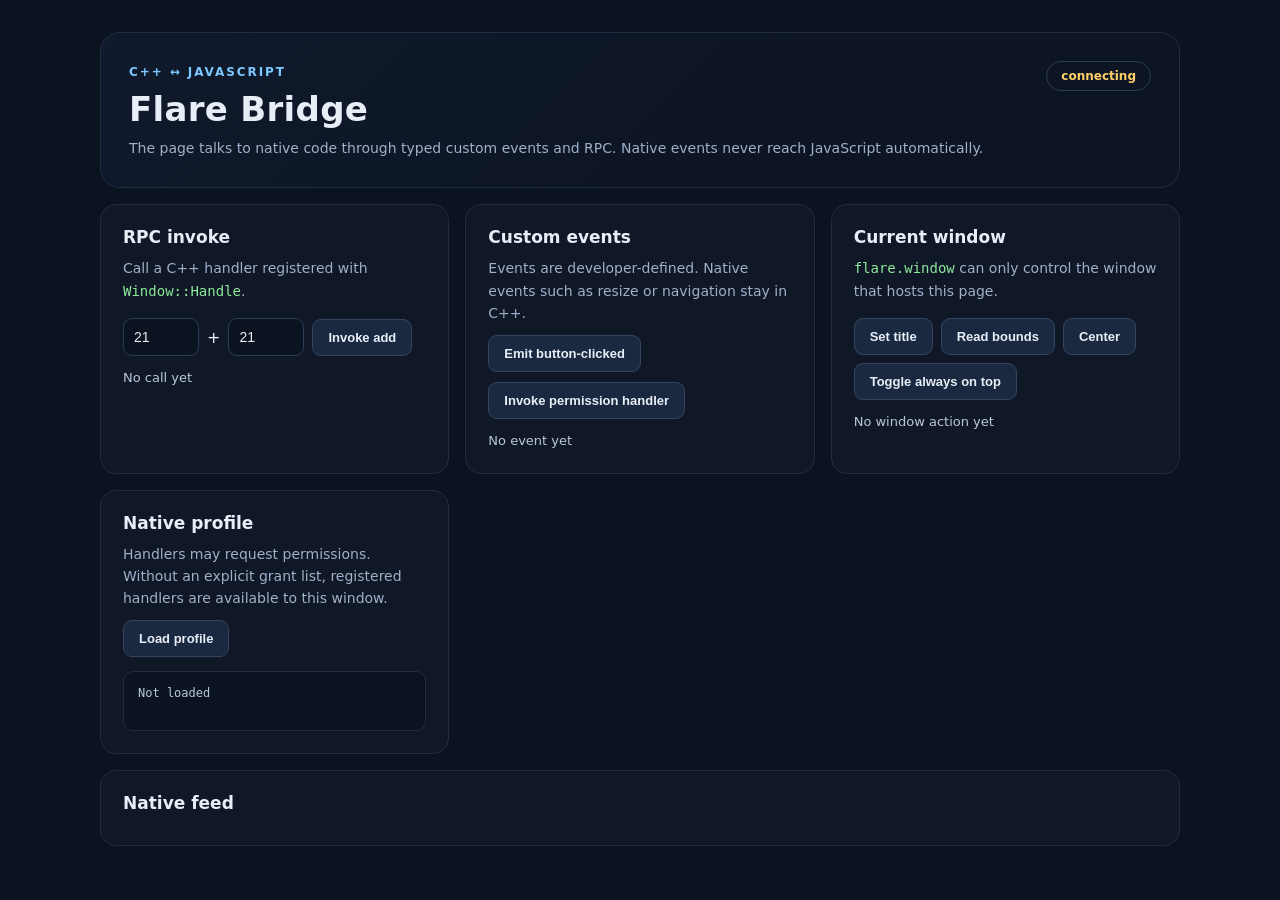
<file: examples/bridge-demo/web/index.html>
<!doctype html>
<html lang="en">
<head>
    <meta charset="utf-8">
    <meta name="viewport" content="width=device-width, initial-scale=1">
    <title>Flare Bridge Demo</title>
    <link rel="stylesheet" href="style.css">
</head>
<body>
    <main class="shell">
        <header class="hero">
            <div>
                <span class="eyebrow">C++ &#8596; JavaScript</span>
                <h1>Flare Bridge</h1>
                <p>The page talks to native code through typed custom events and RPC. Native events never reach JavaScript automatically.</p>
            </div>
            <div class="status" id="connection">connecting</div>
        </header>

        <section class="grid">
            <article class="panel">
                <h2>RPC invoke</h2>
                <p>Call a C++ handler registered with <code>Window::Handle</code>.</p>
                <div class="row">
                    <input id="left" type="number" value="21" aria-label="Left value">
                    <span>+</span>
                    <input id="right" type="number" value="21" aria-label="Right value">
                    <button id="add">Invoke add</button>
                </div>
                <output id="add-result">No call yet</output>
            </article>

            <article class="panel">
                <h2>Custom events</h2>
                <p>Events are developer-defined. Native events such as resize or navigation stay in C++.</p>
                <button id="emit">Emit button-clicked</button>
                <button id="secret">Invoke permission handler</button>
                <output id="event-result">No event yet</output>
            </article>

            <article class="panel">
                <h2>Current window</h2>
                <p><code>flare.window</code> can only control the window that hosts this page.</p>
                <div class="row wrap">
                    <button id="title">Set title</button>
                    <button id="bounds">Read bounds</button>
                    <button id="center">Center</button>
                    <button id="top">Toggle always on top</button>
                </div>
                <output id="window-result">No window action yet</output>
            </article>

            <article class="panel">
                <h2>Native profile</h2>
                <p>Handlers may request permissions. Without an explicit grant list, registered handlers are available to this window.</p>
                <button id="profile">Load profile</button>
                <pre id="profile-result">Not loaded</pre>
            </article>
        </section>

        <footer class="feed">
            <h2>Native feed</h2>
            <div id="feed"></div>
        </footer>
    </main>
    <script src="app.js"></script>
</body>
</html>
</file>
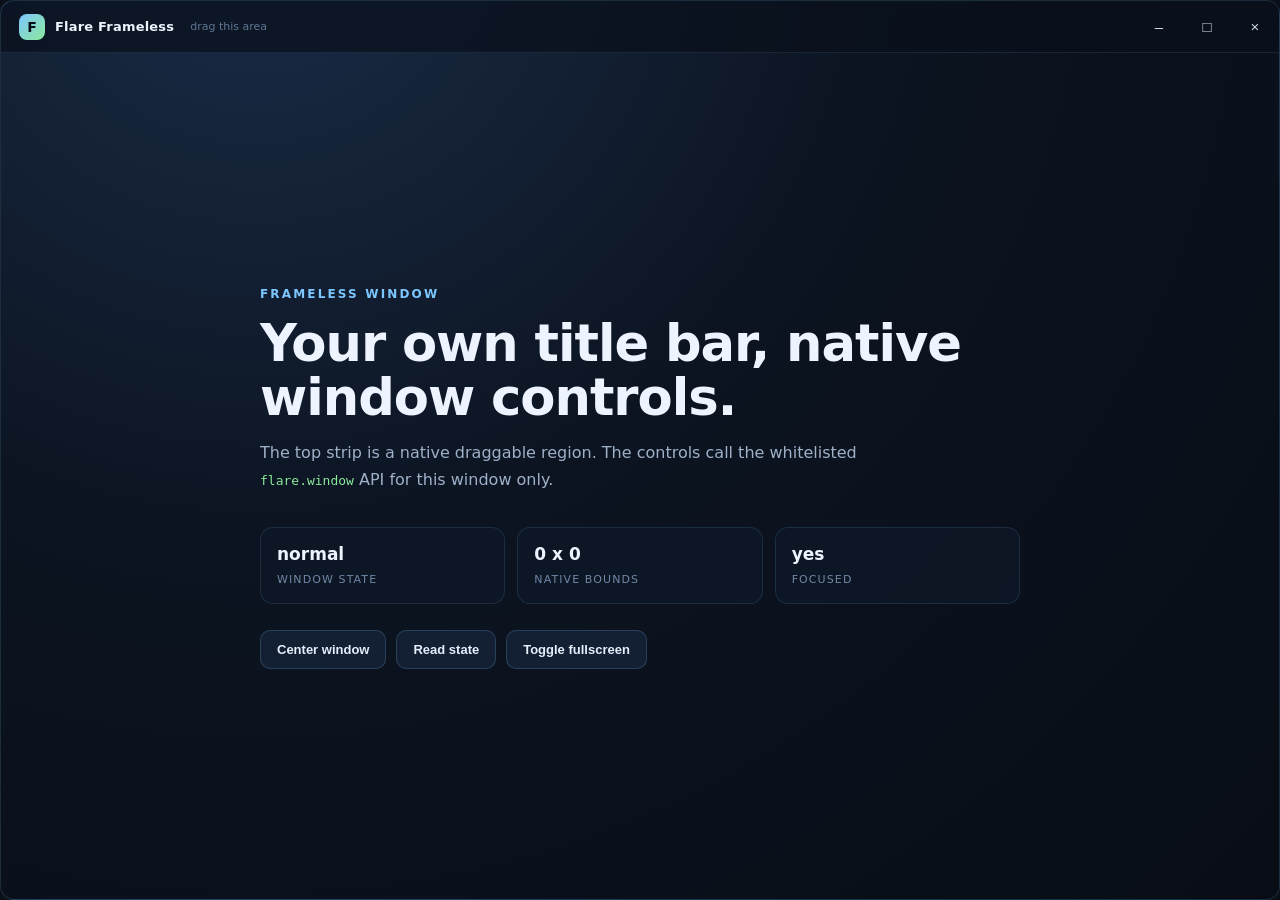
<file: examples/frameless-custom-titlebar/web/index.html>
<!doctype html>
<html lang="en">
<head>
    <meta charset="utf-8">
    <meta name="viewport" content="width=device-width, initial-scale=1">
    <title>Flare Frameless</title>
    <link rel="stylesheet" href="style.css">
</head>
<body>
    <div class="window-shell">
        <header class="titlebar" id="titlebar">
            <div class="identity">
                <span class="mark">F</span>
                <span class="name">Flare Frameless</span>
                <span class="hint">drag this area</span>
            </div>
            <div class="controls">
                <button class="control" id="minimize" aria-label="Minimize">&#8211;</button>
                <button class="control" id="maximize" aria-label="Maximize">&#9633;</button>
                <button class="control close" id="close" aria-label="Close">&#215;</button>
            </div>
        </header>

        <main class="content">
            <section class="hero">
                <span class="eyebrow">Frameless window</span>
                <h1>Your own title bar, native window controls.</h1>
                <p>The top strip is a native draggable region. The controls call the whitelisted <code>flare.window</code> API for this window only.</p>
                <div class="stats">
                    <div><strong id="state">normal</strong><span>window state</span></div>
                    <div><strong id="size">0 x 0</strong><span>native bounds</span></div>
                    <div><strong id="focus">yes</strong><span>focused</span></div>
                </div>
                <div class="actions">
                    <button id="center">Center window</button>
                    <button id="read">Read state</button>
                    <button id="fullscreen">Toggle fullscreen</button>
                </div>
            </section>
        </main>
    </div>
    <script src="app.js"></script>
</body>
</html>
</file>
<file: examples/bridge-demo/web/style.css>
* {
    box-sizing: border-box;
}

html,
body {
    margin: 0;
    min-height: 100%;
    background: #0b1220;
    color: #e8eef8;
    font-family: "Segoe UI", system-ui, -apple-system, sans-serif;
}

body {
    padding: 32px;
}

.shell {
    max-width: 1080px;
    margin: 0 auto;
}

.hero {
    display: flex;
    gap: 24px;
    align-items: flex-start;
    justify-content: space-between;
    padding: 28px;
    border: 1px solid #1f2d44;
    border-radius: 20px;
    background: linear-gradient(135deg, #101a2c, #0d1524 60%);
}

.eyebrow {
    display: inline-block;
    color: #7cc7ff;
    font-size: 12px;
    font-weight: 700;
    letter-spacing: 0.16em;
    text-transform: uppercase;
    margin-bottom: 10px;
}

h1 {
    margin: 0 0 8px;
    font-size: 34px;
    letter-spacing: 0.3px;
}

h2 {
    margin: 0 0 10px;
    font-size: 17px;
}

p {
    margin: 0;
    color: #9fb0c9;
    line-height: 1.6;
    font-size: 14px;
}

code {
    color: #8ce99a;
}

.status {
    padding: 7px 14px;
    border-radius: 999px;
    border: 1px solid #2b3c57;
    color: #ffd166;
    font-size: 12px;
    font-weight: 600;
    white-space: nowrap;
}

.status.ready {
    color: #8ce99a;
    border-color: #2f5a3a;
}

.grid {
    display: grid;
    grid-template-columns: repeat(auto-fit, minmax(300px, 1fr));
    gap: 16px;
    margin-top: 16px;
}

.panel {
    padding: 22px;
    border-radius: 16px;
    border: 1px solid #1f2d44;
    background: #101827;
}

.row {
    display: flex;
    align-items: center;
    gap: 8px;
    margin-top: 16px;
}

.row.wrap {
    flex-wrap: wrap;
}

input {
    width: 76px;
    padding: 10px;
    border-radius: 9px;
    border: 1px solid #2b3c57;
    background: #0b1220;
    color: #e8eef8;
    font-size: 14px;
}

button {
    padding: 10px 15px;
    border-radius: 9px;
    border: 1px solid #33455f;
    background: #1b2940;
    color: #e8eef8;
    font-size: 13px;
    font-weight: 600;
    cursor: pointer;
    margin-top: 10px;
}

.row button {
    margin-top: 0;
}

button:hover {
    background: #243653;
}

button:active {
    transform: translateY(1px);
}

output {
    display: block;
    margin-top: 14px;
    color: #b9c7db;
    font-size: 13px;
    min-height: 18px;
}

pre {
    margin: 14px 0 0;
    padding: 14px;
    border-radius: 10px;
    background: #0b1220;
    border: 1px solid #1f2d44;
    color: #b9c7db;
    font-size: 12px;
    overflow: auto;
    min-height: 60px;
}

.feed {
    margin-top: 16px;
    padding: 22px;
    border-radius: 16px;
    border: 1px solid #1f2d44;
    background: #101827;
}

#feed div {
    padding: 9px 0;
    border-bottom: 1px solid #1b2740;
    color: #b9c7db;
    font-size: 13px;
}

#feed div:last-child {
    border-bottom: 0;
}

@media (max-width: 640px) {
    body {
        padding: 16px;
    }

    .hero {
        flex-direction: column;
    }
}
</file>
<file: examples/frameless-custom-titlebar/web/style.css>
* {
    box-sizing: border-box;
}

html,
body {
    height: 100%;
    margin: 0;
    overflow: hidden;
    background: #0a0f18;
    color: #edf3ff;
    font-family: "Segoe UI", system-ui, -apple-system, sans-serif;
}

.window-shell {
    display: flex;
    flex-direction: column;
    height: 100%;
    border: 1px solid rgba(124, 199, 255, 0.16);
    border-radius: 14px;
    overflow: hidden;
    background: radial-gradient(circle at 20% -10%, #1b2d49 0, #0c1421 44%, #080d15 100%);
}

.titlebar {
    height: 52px;
    flex: 0 0 52px;
    display: flex;
    align-items: center;
    justify-content: space-between;
    padding-left: 18px;
    background: rgba(9, 16, 27, 0.72);
    border-bottom: 1px solid rgba(124, 199, 255, 0.12);
    -webkit-app-region: drag;
    -webkit-user-select: none;
    user-select: none;
}

.identity {
    display: flex;
    align-items: center;
    gap: 10px;
}

.mark {
    width: 26px;
    height: 26px;
    display: grid;
    place-items: center;
    border-radius: 8px;
    background: linear-gradient(135deg, #7cc7ff, #8ce99a);
    color: #071018;
    font-weight: 800;
    font-size: 14px;
}

.name {
    font-size: 13px;
    font-weight: 700;
    letter-spacing: 0.2px;
}

.hint {
    margin-left: 6px;
    font-size: 11px;
    color: #5f7795;
}

.controls {
    display: flex;
    height: 100%;
    -webkit-app-region: no-drag;
}

.control {
    width: 48px;
    height: 100%;
    border: 0;
    background: transparent;
    color: #c8d6e8;
    font-size: 15px;
    cursor: pointer;
}

.control:hover {
    background: rgba(124, 199, 255, 0.12);
}

.control.close:hover {
    background: #e5484d;
    color: #ffffff;
}

.content {
    flex: 1;
    display: grid;
    place-items: center;
    padding: 32px;
    overflow: auto;
}

.hero {
    max-width: 760px;
}

.eyebrow {
    color: #7cc7ff;
    font-size: 12px;
    font-weight: 700;
    letter-spacing: 0.18em;
    text-transform: uppercase;
}

h1 {
    margin: 14px 0 14px;
    font-size: clamp(32px, 4vw, 54px);
    line-height: 1.06;
    letter-spacing: -0.02em;
}

p {
    max-width: 620px;
    margin: 0;
    color: #9fb0c9;
    line-height: 1.7;
}

code {
    color: #8ce99a;
}

.stats {
    display: grid;
    grid-template-columns: repeat(3, minmax(0, 1fr));
    gap: 12px;
    margin-top: 34px;
}

.stats div {
    padding: 16px;
    border: 1px solid rgba(124, 199, 255, 0.13);
    border-radius: 13px;
    background: rgba(14, 24, 39, 0.72);
}

.stats strong {
    display: block;
    font-size: 17px;
    margin-bottom: 4px;
}

.stats span {
    color: #7088a7;
    font-size: 11px;
    text-transform: uppercase;
    letter-spacing: 0.1em;
}

.actions {
    display: flex;
    flex-wrap: wrap;
    gap: 10px;
    margin-top: 26px;
}

.actions button {
    padding: 11px 16px;
    border-radius: 10px;
    border: 1px solid rgba(124, 199, 255, 0.2);
    background: rgba(20, 34, 54, 0.9);
    color: #e6eefb;
    font-size: 13px;
    font-weight: 600;
    cursor: pointer;
}

.actions button:hover {
    background: rgba(33, 53, 81, 0.95);
}

@media (max-width: 720px) {
    .stats {
        grid-template-columns: 1fr;
    }

    .hint {
        display: none;
    }
}
</file>
